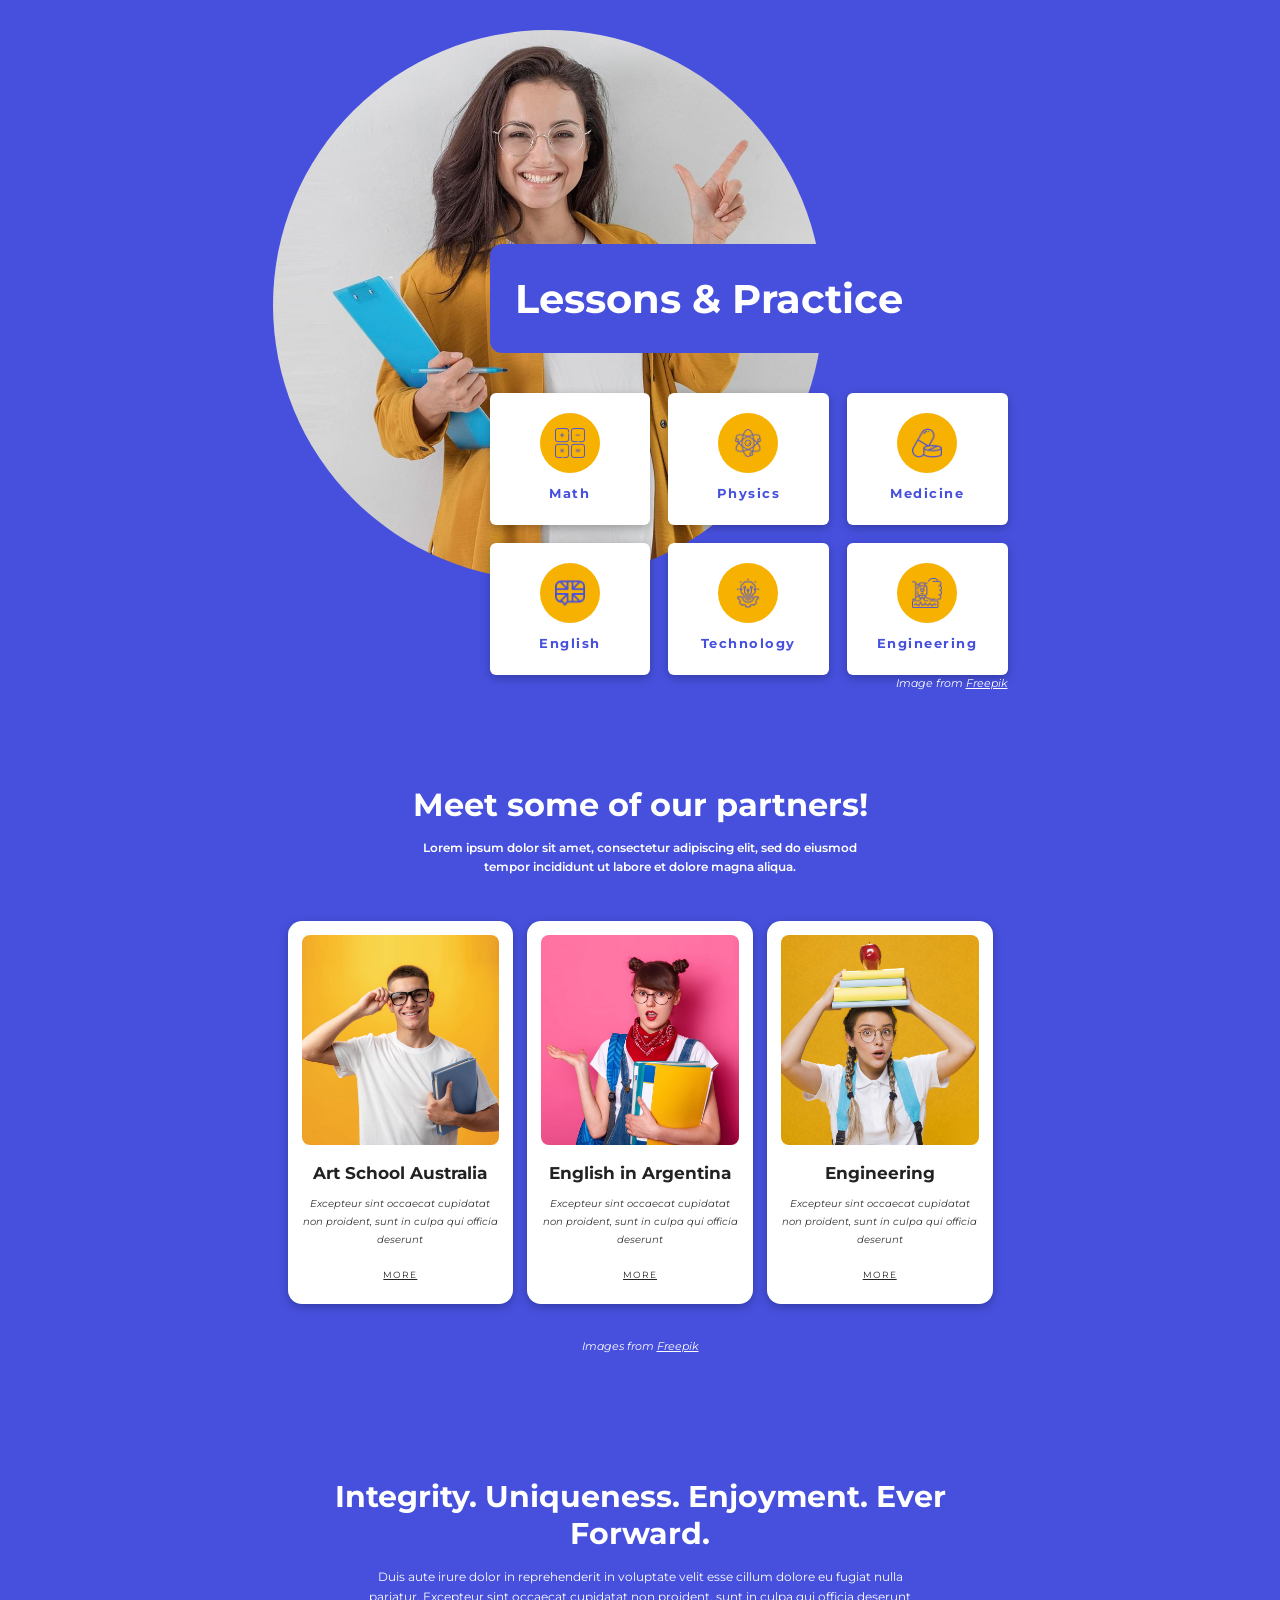
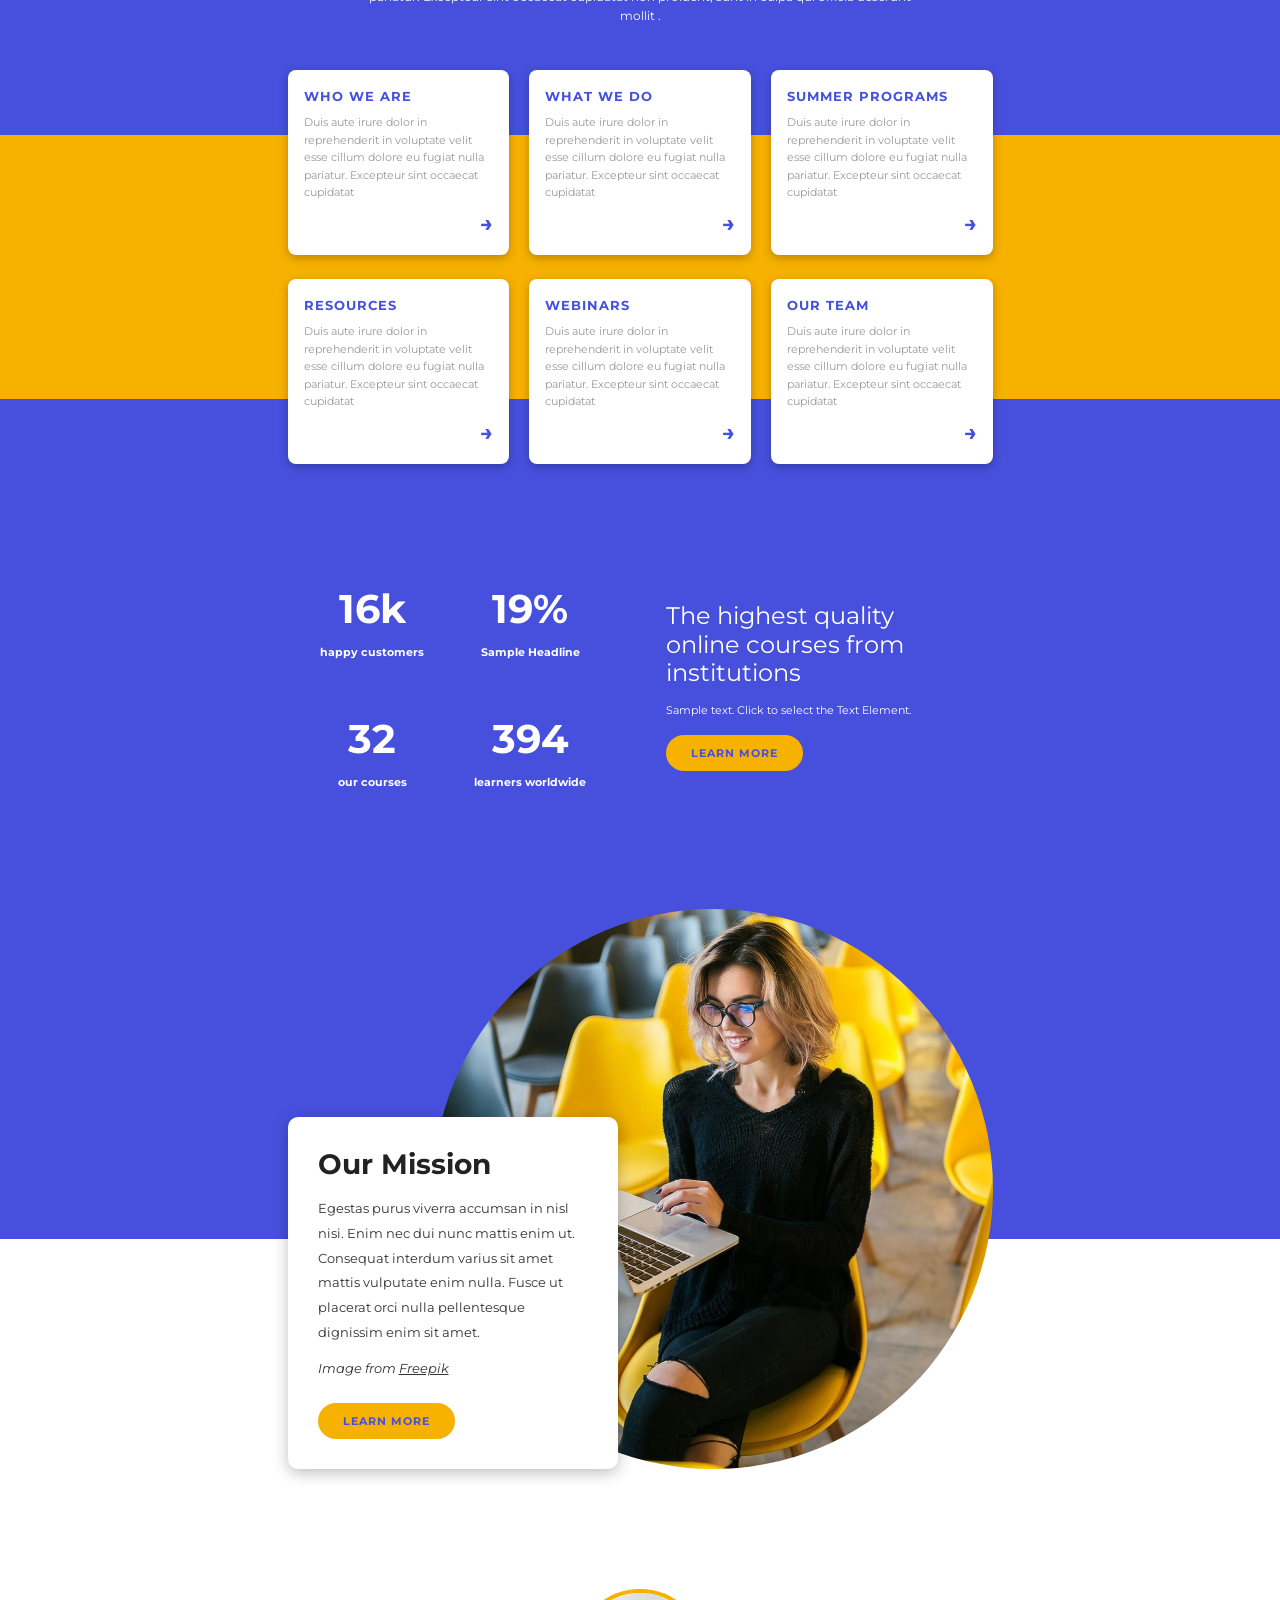
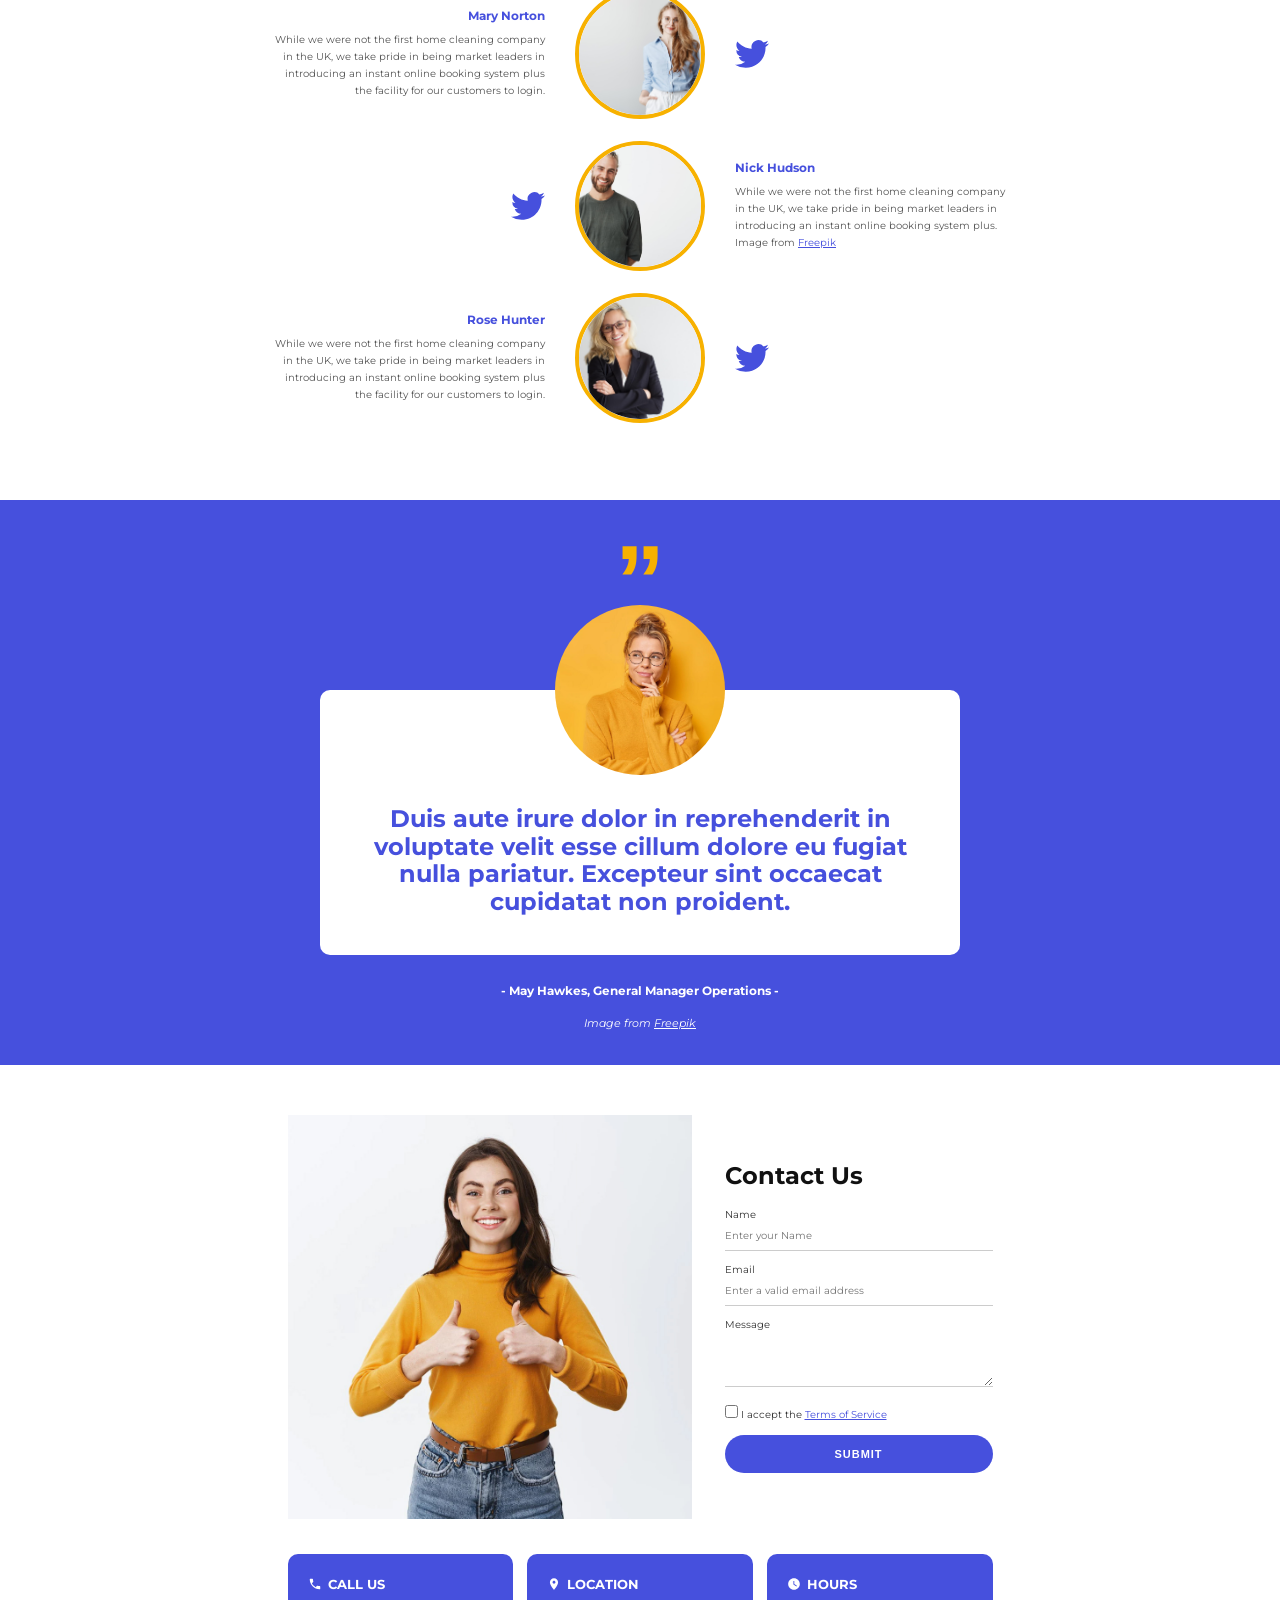
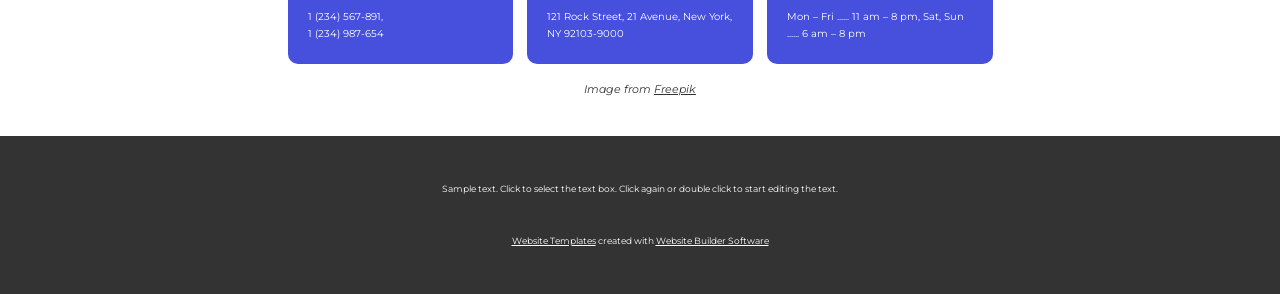
<file: index.html>
<!DOCTYPE html>
<html lang="en">
<head>
  <meta charset="UTF-8">
  <meta name="viewport" content="width=device-width, initial-scale=1">
  <title>Lessons &amp; Practice</title>
  <link href="https://fonts.googleapis.com/css2?family=Montserrat:wght@400;600;700&display=swap" rel="stylesheet">
  <link rel="stylesheet" href="style.css">
</head>
<body>

  <!-- 1. Головний блок -->
  <section class="hero">
    <div class="hero-box">
      <img class="hero-photo" src="images/hero.jpg" alt="Teacher with a clipboard">
      <h1>Lessons &amp; Practice</h1>
      <div class="subjects">
          <a href="#" class="subject"><span class="icon"><img src="images/math.png" alt=""></span>Math</a>
          <a href="#" class="subject"><span class="icon"><img src="images/physics.png" alt=""></span>Physics</a>
          <a href="#" class="subject"><span class="icon"><img src="images/medicine.png" alt=""></span>Medicine</a>
          <a href="#" class="subject"><span class="icon"><img src="images/english.png" alt=""></span>English</a>
          <a href="#" class="subject"><span class="icon"><img src="images/technology.png" alt=""></span>Technology</a>
          <a href="#" class="subject"><span class="icon"><img src="images/engineering.png" alt=""></span>Engineering</a>
      </div>
      <p class="credit">Image from <a href="#">Freepik</a></p>
    </div>
  </section>

  <!-- 2. Партнери -->
  <section class="partners">
    <div class="container">
      <h2>Meet some of our partners!</h2>
      <p class="intro">Lorem ipsum dolor sit amet, consectetur adipiscing elit, sed do eiusmod tempor incididunt ut labore et dolore magna aliqua.</p>
      <div class="cards">
        <div class="card">
          <img src="images/partner1.jpg" alt="Art School Australia">
          <h3>Art School Australia</h3>
          <p>Excepteur sint occaecat cupidatat non proident, sunt in culpa qui officia deserunt</p>
          <a href="#">MORE</a>
        </div>
        <div class="card">
          <img src="images/partner2.jpg" alt="English in Argentina">
          <h3>English in Argentina</h3>
          <p>Excepteur sint occaecat cupidatat non proident, sunt in culpa qui officia deserunt</p>
          <a href="#">MORE</a>
        </div>
        <div class="card">
          <img src="images/partner3.jpg" alt="Engineering">
          <h3>Engineering</h3>
          <p>Excepteur sint occaecat cupidatat non proident, sunt in culpa qui officia deserunt</p>
          <a href="#">MORE</a>
        </div>
      </div>
      <p class="credit">Images from <a href="#">Freepik</a></p>
    </div>
  </section>

  <!-- 3. Цінності -->
  <section class="values">
    <div class="container">
      <h2>Integrity. Uniqueness. Enjoyment. Ever Forward.</h2>
      <p class="intro">Duis aute irure dolor in reprehenderit in voluptate velit esse cillum dolore eu fugiat nulla pariatur. Excepteur sint occaecat cupidatat non proident, sunt in culpa qui officia deserunt mollit .</p>
    </div>

    <!-- жовта смуга на всю ширину екрана, картки лежать зверху -->
    <div class="yellow-line">
      <div class="container">
        <div class="boxes">
          <div class="box"><h4>WHO WE ARE</h4><p>Duis aute irure dolor in reprehenderit in voluptate velit esse cillum dolore eu fugiat nulla pariatur. Excepteur sint occaecat cupidatat</p><span>&rarr;</span></div>
          <div class="box"><h4>WHAT WE DO</h4><p>Duis aute irure dolor in reprehenderit in voluptate velit esse cillum dolore eu fugiat nulla pariatur. Excepteur sint occaecat cupidatat</p><span>&rarr;</span></div>
          <div class="box"><h4>SUMMER PROGRAMS</h4><p>Duis aute irure dolor in reprehenderit in voluptate velit esse cillum dolore eu fugiat nulla pariatur. Excepteur sint occaecat cupidatat</p><span>&rarr;</span></div>
          <div class="box"><h4>RESOURCES</h4><p>Duis aute irure dolor in reprehenderit in voluptate velit esse cillum dolore eu fugiat nulla pariatur. Excepteur sint occaecat cupidatat</p><span>&rarr;</span></div>
          <div class="box"><h4>WEBINARS</h4><p>Duis aute irure dolor in reprehenderit in voluptate velit esse cillum dolore eu fugiat nulla pariatur. Excepteur sint occaecat cupidatat</p><span>&rarr;</span></div>
          <div class="box"><h4>OUR TEAM</h4><p>Duis aute irure dolor in reprehenderit in voluptate velit esse cillum dolore eu fugiat nulla pariatur. Excepteur sint occaecat cupidatat</p><span>&rarr;</span></div>
        </div>
      </div>
    </div>
  </section>

  <!-- 4. Цифри -->
  <section class="numbers">
    <div class="numbers-box">
      <div class="nums">
        <div><b>16k</b><p>happy customers</p></div>
        <div><b>19%</b><p>Sample Headline</p></div>
        <div><b>32</b><p>our courses</p></div>
        <div><b>394</b><p>learners worldwide</p></div>
      </div>
      <div class="nums-text">
        <h3>The highest quality online courses from institutions</h3>
        <p>Sample text. Click to select the Text Element.</p>
        <a href="#" class="btn">LEARN MORE</a>
      </div>
    </div>
  </section>

  <!-- 5. Наша місія -->
  <section class="mission">
    <div class="container mission-box">
      <div class="mission-card">
        <h2>Our Mission</h2>
        <p>Egestas purus viverra accumsan in nisl nisi. Enim nec dui nunc mattis enim ut. Consequat interdum varius sit amet mattis vulputate enim nulla. Fusce ut placerat orci nulla pellentesque dignissim enim sit amet.</p>
        <p class="credit">Image from <a href="#">Freepik</a></p>
        <a href="#" class="btn">LEARN MORE</a>
      </div>
      <img class="mission-photo" src="images/mission.jpg" alt="Girl with a laptop">
    </div>
  </section>

  <!-- 6. Відгуки -->
  <section class="reviews">
    <div class="review">
      <div class="text"><h4>Mary Norton</h4><p>While we were not the first home cleaning company in the UK, we take pride in being market leaders in introducing an instant online booking system plus the facility for our customers to login.</p></div>
      <img class="face" src="images/mary.jpg" alt="Mary Norton">
      <img class="bird" src="images/twitter.svg" alt="Twitter">
    </div>
    <div class="review right">
      <img class="bird" src="images/twitter.svg" alt="Twitter">
      <img class="face" src="images/nick.jpg" alt="Nick Hudson">
      <div class="text"><h4>Nick Hudson</h4><p>While we were not the first home cleaning company in the UK, we take pride in being market leaders in introducing an instant online booking system plus. Image from <a href="#">Freepik</a></p></div>
    </div>
    <div class="review">
      <div class="text"><h4>Rose Hunter</h4><p>While we were not the first home cleaning company in the UK, we take pride in being market leaders in introducing an instant online booking system plus the facility for our customers to login.</p></div>
      <img class="face" src="images/rose.jpg" alt="Rose Hunter">
      <img class="bird" src="images/twitter.svg" alt="Twitter">
    </div>
  </section>

  <!-- 7. Цитата -->
  <section class="quote">
    <div class="container">
      <div class="quote-mark">&rdquo;</div>
      <img src="images/quote.jpg" alt="May Hawkes">
      <div class="quote-box">Duis aute irure dolor in reprehenderit in voluptate velit esse cillum dolore eu fugiat nulla pariatur. Excepteur sint occaecat cupidatat non proident.</div>
      <p class="author">- May Hawkes, General Manager Operations -</p>
      <p class="credit">Image from <a href="#">Freepik</a></p>
    </div>
  </section>

  <!-- 8. Контакти -->
  <section class="contact">
    <div class="container">
      <div class="contact-top">
        <img src="images/contact.jpg" alt="Smiling girl">
        <form action="#" method="post">
          <h2>Contact Us</h2>
          <label>Name</label>
          <input type="text" placeholder="Enter your Name">
          <label>Email</label>
          <input type="email" placeholder="Enter a valid email address">
          <label>Message</label>
          <textarea rows="3"></textarea>
          <p class="terms"><input type="checkbox"> I accept the <a href="#">Terms of Service</a></p>
          <button type="submit">SUBMIT</button>
        </form>
      </div>
      <div class="info">
        <div class="info-box"><h4><img src="images/phone.svg" alt="">CALL US</h4><p>1 (234) 567-891,<br>1 (234) 987-654</p></div>
        <div class="info-box"><h4><img src="images/pin.svg" alt="">LOCATION</h4><p>121 Rock Street, 21 Avenue, New York, NY 92103-9000</p></div>
        <div class="info-box"><h4><img src="images/clock.svg" alt="">HOURS</h4><p>Mon &ndash; Fri ...... 11 am &ndash; 8 pm, Sat, Sun ...... 6 am &ndash; 8 pm</p></div>
      </div>
      <p class="credit center">Image from <a href="#">Freepik</a></p>
    </div>
  </section>

  <footer>
    <p>Sample text. Click to select the text box. Click again or double click to start editing the text.</p>
    <p class="made"><a href="#">Website Templates</a> created with <a href="#">Website Builder Software</a></p>
  </footer>

</body>
</html>
</file>
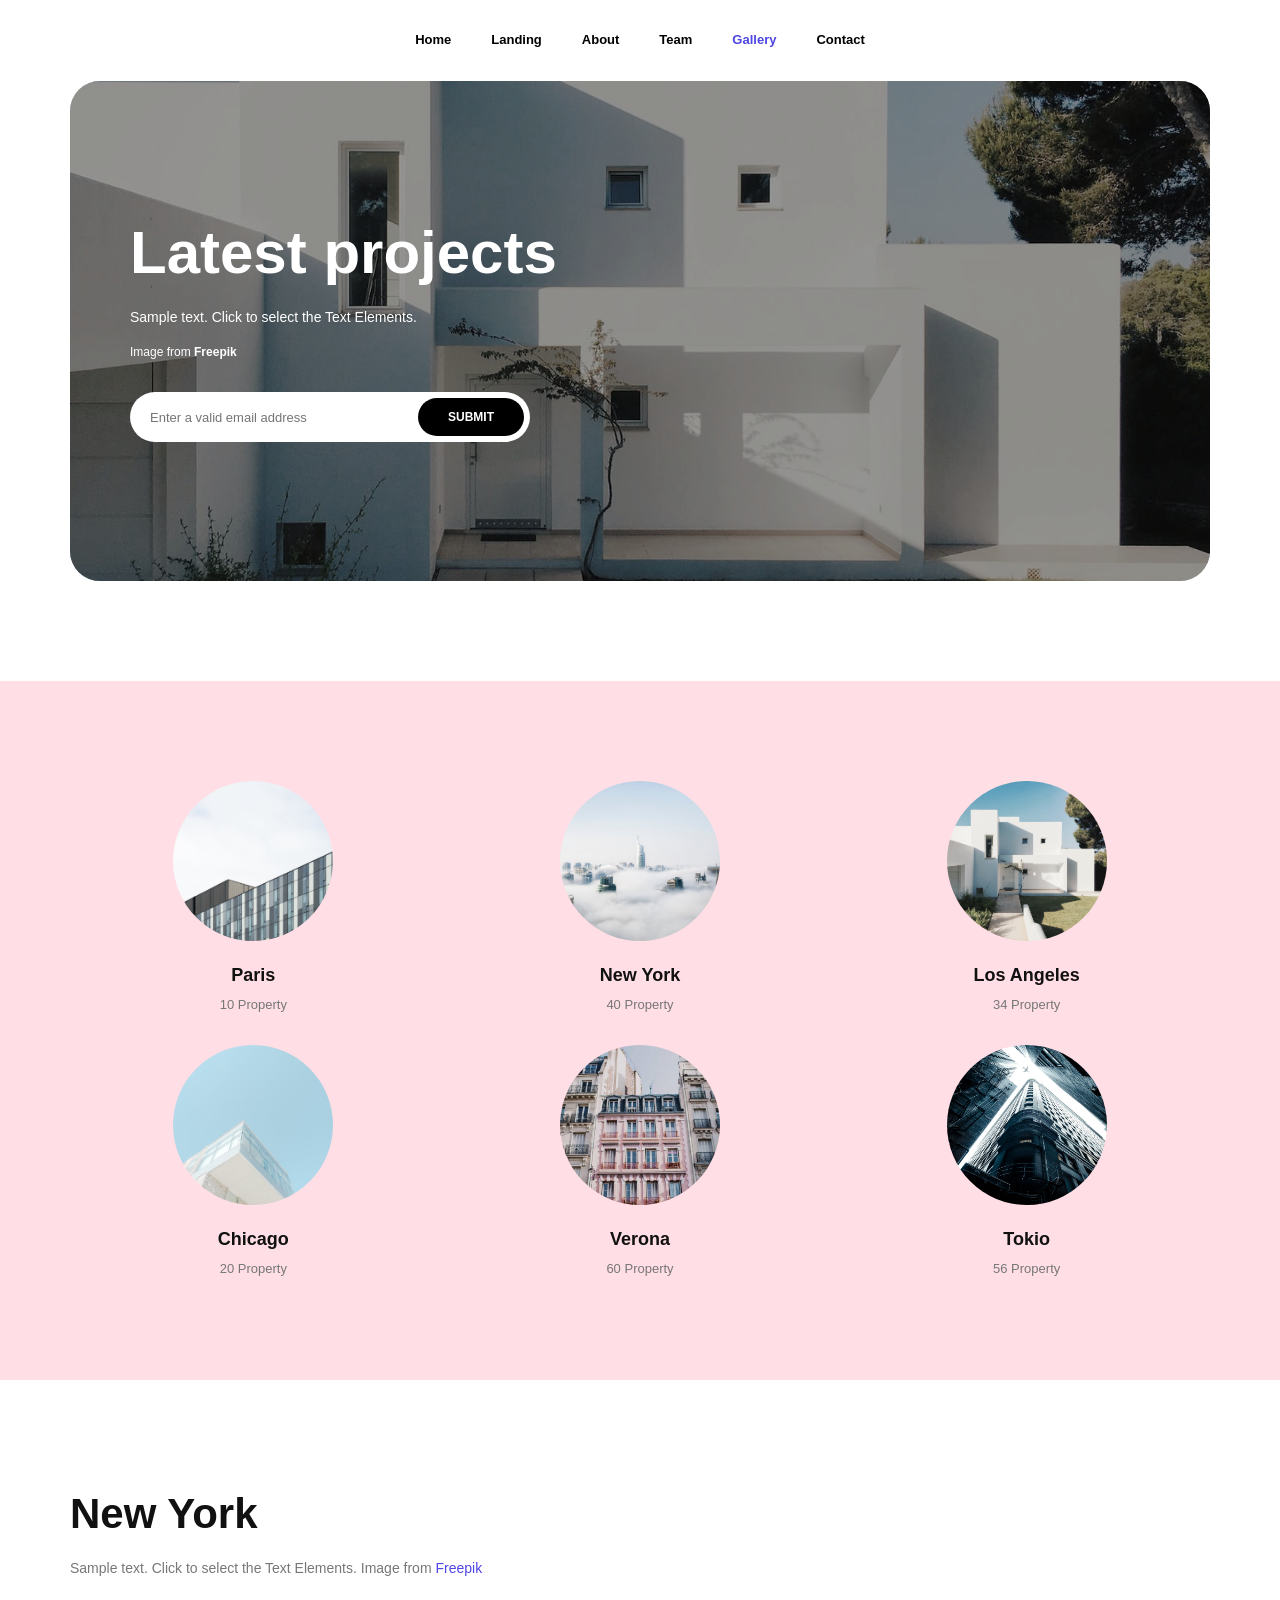
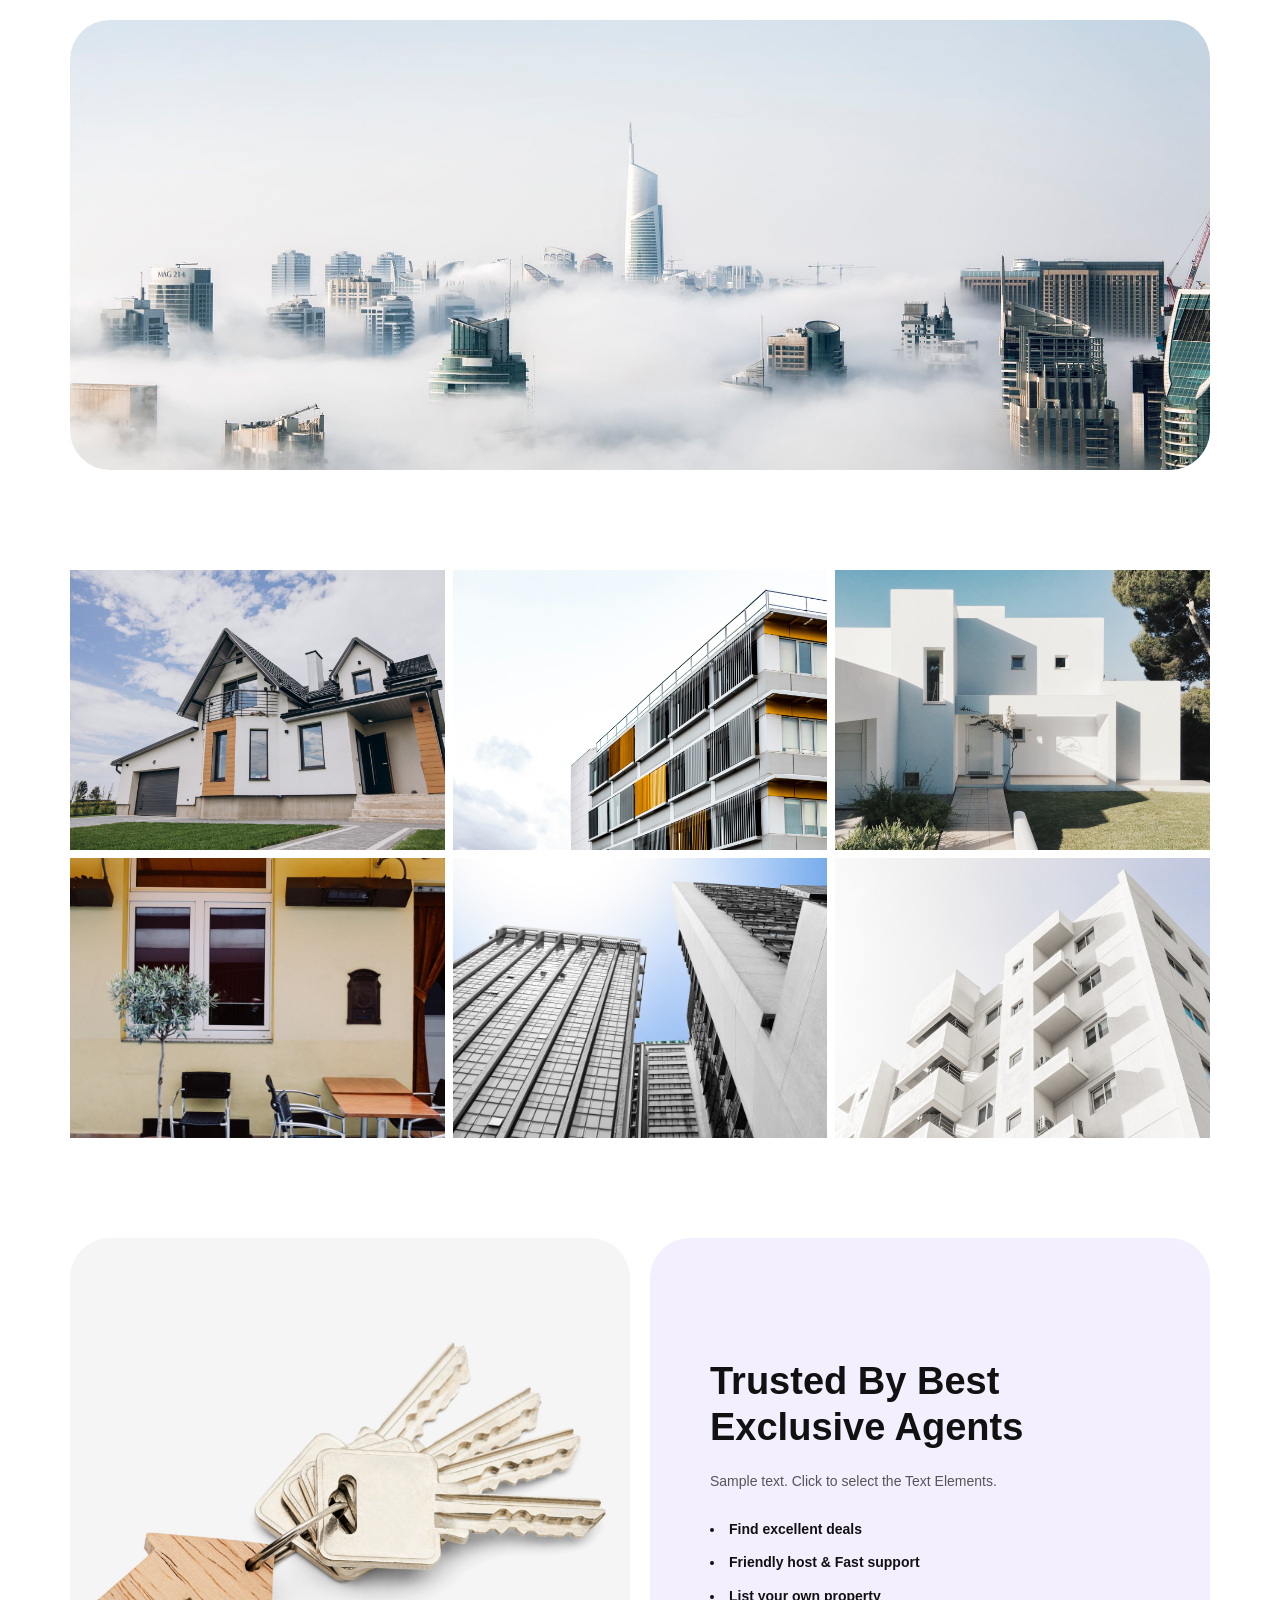
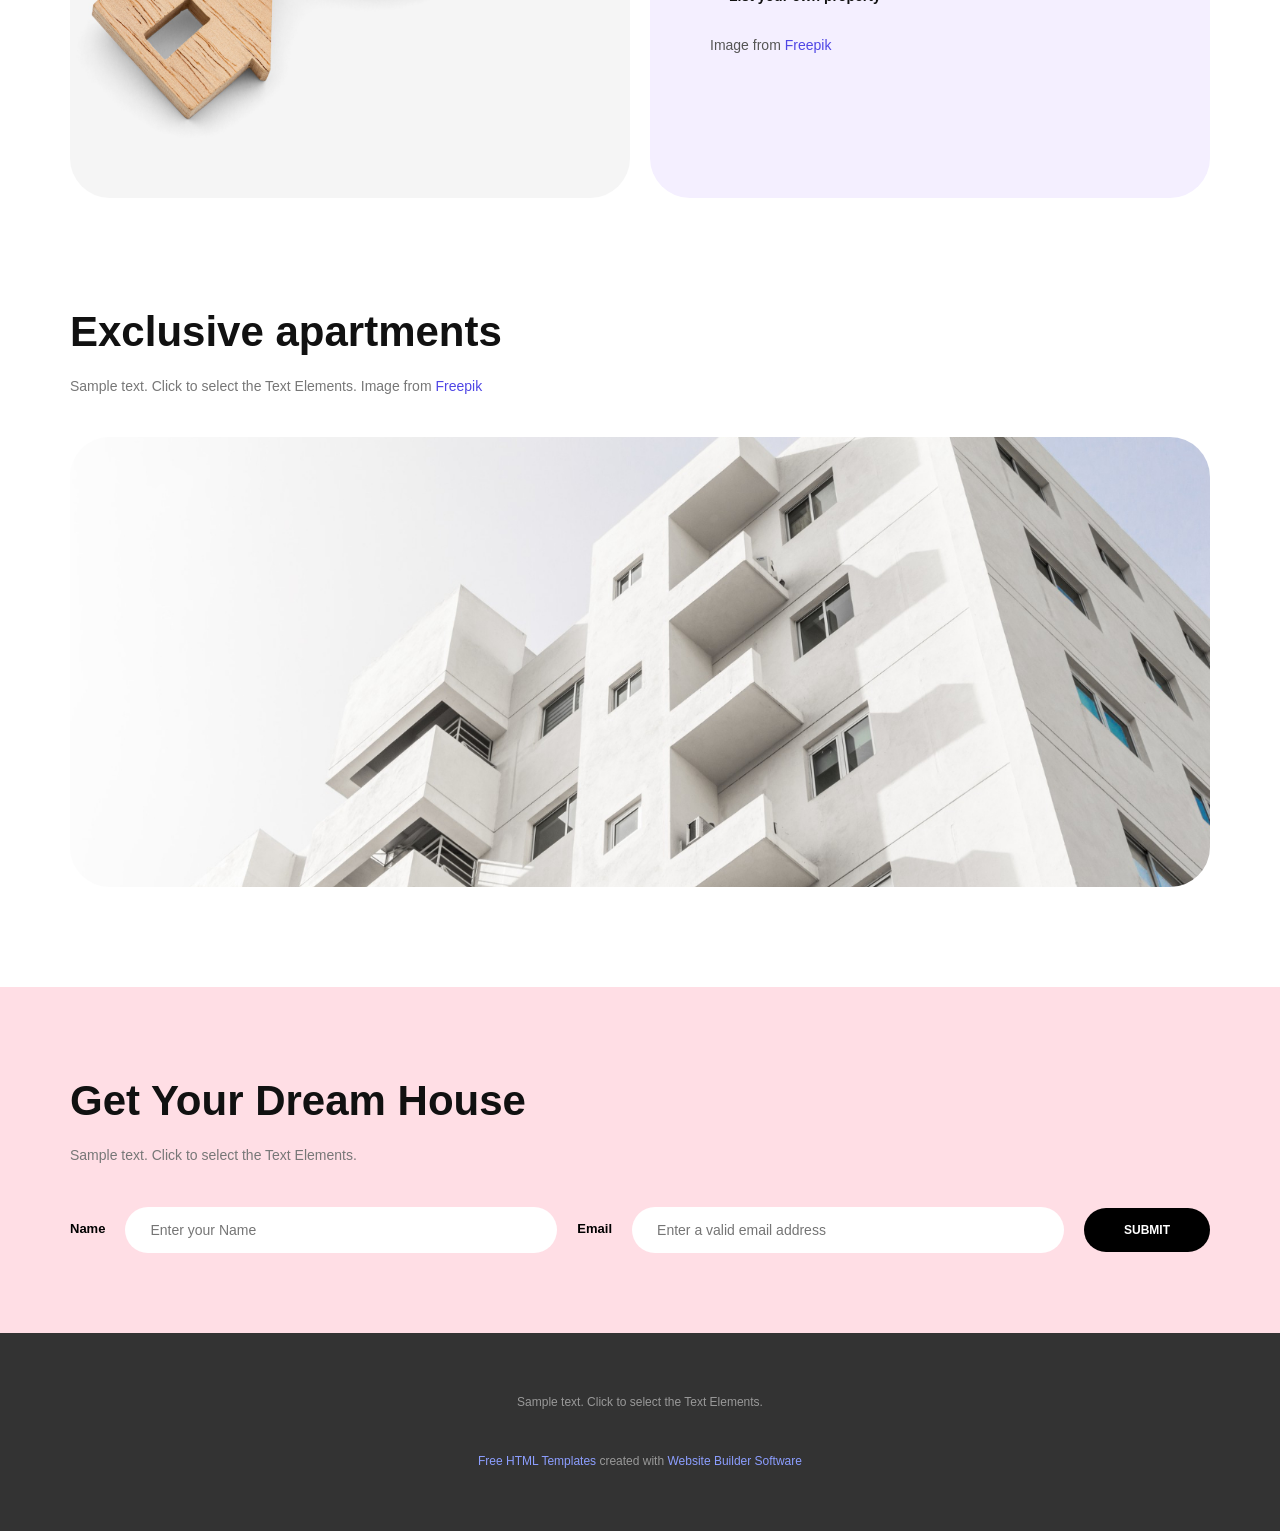
<file: pract_2/index.html>
<!doctype html>
<html lang="en">
<head>
    <meta charset="UTF-8">
    <meta name="viewport" content="width=device-width, initial-scale=1.0">
    <title>Pract 2</title>
    <link href="./style.css" rel="stylesheet">
</head>
<body>
    <div class="heading">
        <div>Home</div>
        <div>Landing</div>
        <div>About</div>
        <div>Team</div>
        <div class="blue">Gallery</div>
        <div>Contact</div>
    </div>

    <div class="text">
        <div class="hero_copy">
            <div class="latest_projects">Latest projects</div>
            <div>Sample text. Click to select the Text Elements.</div>
            <div class="text_freepik">Image from <b>Freepik</b></div>
            <div class="rectangle margin">
                <form class="search">
                    <input type="email" placeholder="Enter a valid email address" aria-label="Email address">
                    <button type="button">SUBMIT</button>
                </form>
            </div>
        </div>
        <img src="./la.jpeg" class="img1" alt="Modern house">
    </div>

    <div class="container">
        <div class="cities">
            <div><img src="./paris.jpeg" alt="Paris"><div class="city_name"><b>Paris</b></div><div class="property">10 Property</div></div>
            <div><img src="./pexels-photo-325185.jpeg" alt="New York"><div class="city_name"><b>New York</b></div><div class="property">40 Property</div></div>
            <div><img src="./la.jpeg" alt="Los Angeles"><div class="city_name"><b>Los Angeles</b></div><div class="property">34 Property</div></div>
            <div><img src="./pexels-photo-1029615.jpeg" alt="Chicago"><div class="city_name"><b>Chicago</b></div><div class="property">20 Property</div></div>
            <div><img src="./pexels-photo-2090651.jpeg" alt="Verona"><div class="city_name"><b>Verona</b></div><div class="property">60 Property</div></div>
            <div><img src="./pexels-photo-1769369.jpeg" alt="Tokyo"><div class="city_name"><b>Tokio</b></div><div class="property">56 Property</div></div>
        </div>
    </div>

    <section class="section">
        <div class="section_title">New York</div>
        <div class="section_text">Sample text. Click to select the Text Elements. Image from <span class="blue">Freepik</span></div>
        <img src="./pexels-photo-325185.jpeg" class="new_york" alt="New York skyline">
    </section>

    <div class="images">
        <div><img src="./house-isolated-field.jpg" class="houses" alt="House in a field"></div>
        <div><img src="./apartment-building-city-with-copy-space.jpg" class="houses" alt="Apartment building"></div>
        <div><img src="./la.jpeg" class="houses" alt="Modern house"></div>
        <div><img src="./pexels-photo-3874015.jpeg" class="houses" alt="Apartment"></div>
        <div><img src="./pexels-photo-3855622.jpeg" class="houses" alt="City buildings"></div>
        <div><img src="./low-angle-shot-facade-white-modern-building-blue-clear-sky.jpg" class="houses" alt="White modern building"></div>
    </div>

    <div class="keychain_image">
        <div><img src="./wooden-keychain-white.jpg" class="keys" alt="House-shaped keychain"></div>
        <div class="trusted_by">
            <div class="trusted_title">Trusted By Best<br>Exclusive Agents</div>
            <div class="trusted_text">Sample text. Click to select the Text Elements.</div>
            <ul>
                <li>Find excellent deals</li>
                <li>Friendly host &amp; Fast support</li>
                <li>List your own property</li>
            </ul>
            <div class="trusted_text">Image from <span class="blue">Freepik</span></div>
        </div>
    </div>

    <section class="section">
        <div class="section_title">Exclusive apartments</div>
        <div class="section_text">Sample text. Click to select the Text Elements. Image from <span class="blue">Freepik</span></div>
        <img src="./low-angle-shot-facade-white-modern-building-blue-clear-sky.jpg" class="new_york" alt="Exclusive apartment building">
    </section>

    <section class="dream container">
        <div class="dream_title">Get Your Dream House</div>
        <div class="dream_text">Sample text. Click to select the Text Elements.</div>
        <form class="dream_form">
            <label for="name">Name</label>
            <input id="name" type="text" placeholder="Enter your Name">
            <label for="email">Email</label>
            <input id="email" type="email" placeholder="Enter a valid email address">
            <button type="button">SUBMIT</button>
        </form>
    </section>

    <div class="footer">
        <div class="footer_text">Sample text. Click to select the Text Elements.</div>
        <div class="footer_links"><a href="#">Free HTML Templates</a> created with <a href="#">Website Builder Software</a></div>
    </div>
</body>
</html>
</file>
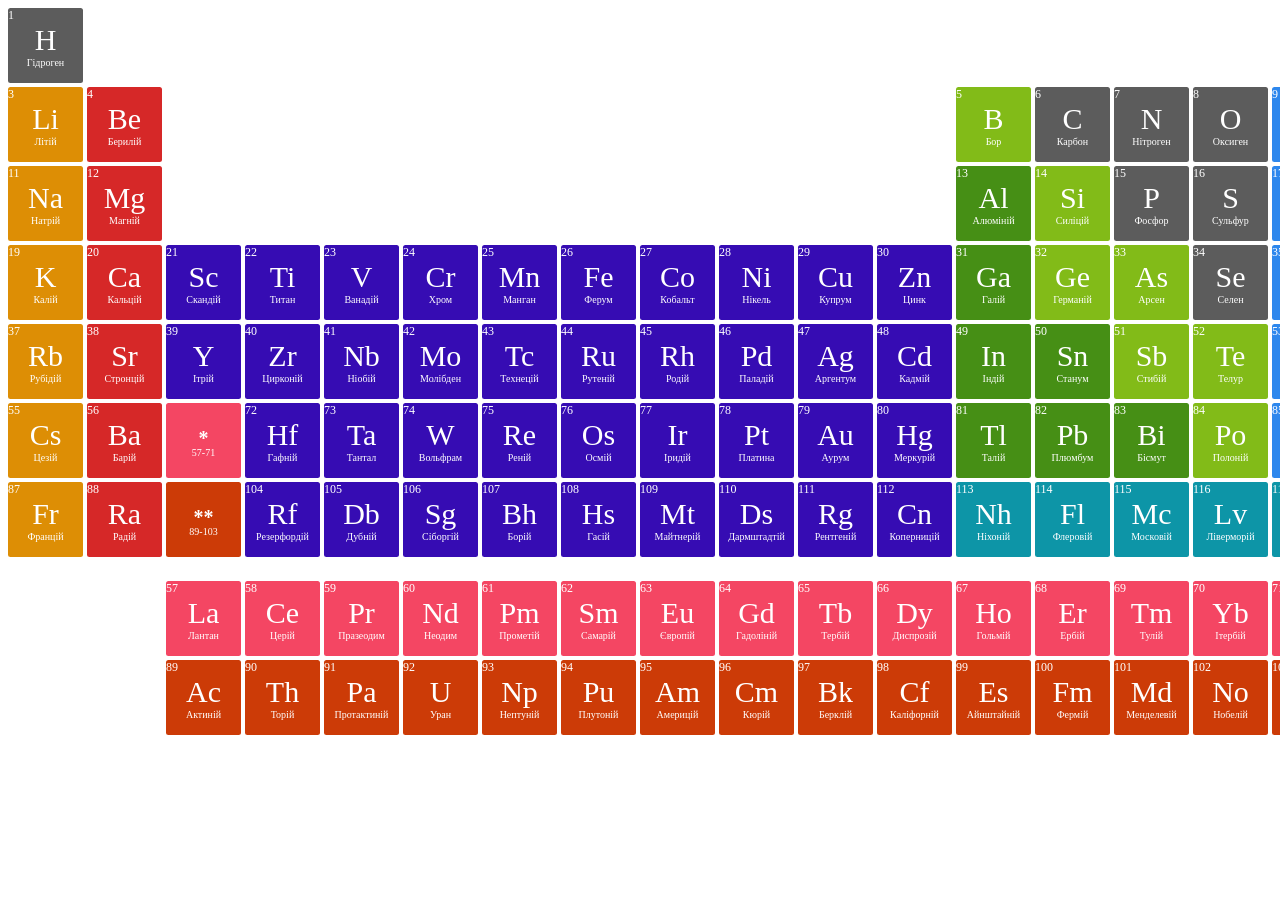
<file: pract_1/task1/index.html>
<html>
    <head>
        <title>Task 1</title>
        <link rel="stylesheet" href="style.css">
    </head>
    <body>
        <div class="main">
            <div class="container gray">
                <div class="number">1</div>
                <div class="symbol">H</div>
                <div class="name">Гідроген</div>
            </div>
        
            <div class="container helium darkblue">
                <div class="number">2</div>
                <div class="symbol">He</div>
                <div class="name">Гелій</div>
            </div>

            <div class="container yellow">
                <div class="number">3</div>
                <div class="symbol">Li</div>
                <div class="name">Літій</div>
            </div>

            <div class="container red">
                <div class="number">4</div>
                <div class="symbol">Be</div>
                <div class="name">Берилій</div>
            </div>

            <div class="container thirteenth lightgreen">
                <div class="number">5</div>
                <div class="symbol">B</div>
                <div class="name">Бор</div>
            </div>

            <div class="container gray">
                <div class="number">6</div>
                <div class="symbol">C</div>
                <div class="name">Карбон</div>
            </div>

            <div class="container gray">
                <div class="number">7</div>
                <div class="symbol">N</div>
                <div class="name">Нітроген</div>
            </div>

            <div class="container gray">
                <div class="number">8</div>
                <div class="symbol">O</div>
                <div class="name">Оксиген</div>
            </div>

            <div class="container lightblue">
                <div class="number">9</div>
                <div class="symbol">F</div>
                <div class="name">Флуор/Фтор</div>
            </div>

            <div class="container darkblue">
                <div class="number">10</div>
                <div class="symbol">Ne</div>
                <div class="name">Неон</div>
            </div>

            <div class="container yellow">
                <div class="number">11</div>
                <div class="symbol">Na</div>
                <div class="name">Натрій</div>
            </div>

            <div class="container red">
                <div class="number">12</div>
                <div class="symbol">Mg</div>
                <div class="name">Магній</div>
            </div>

            <div class="container thirteenth green">
                <div class="number">13</div>
                <div class="symbol">Al</div>
                <div class="name">Алюміній</div>
            </div>

            <div class="container lightgreen">
                <div class="number">14</div>
                <div class="symbol">Si</div>
                <div class="name">Силіцій</div>
            </div>

            <div class="container gray">
                <div class="number">15</div>
                <div class="symbol">P</div>
                <div class="name">Фосфор</div>
            </div>

            <div class="container gray">
                <div class="number">16</div>
                <div class="symbol">S</div>
                <div class="name">Сульфур</div>
            </div>

            <div class="container lightblue">
                <div class="number">17</div>
                <div class="symbol">Cl</div>
                <div class="name">Хлор</div>
            </div>

            <div class="container darkblue">
                <div class="number">18</div>
                <div class="symbol">Ar</div>
                <div class="name">Аргон</div>
            </div>

            <div class="container yellow">
                <div class="number">19</div>
                <div class="symbol">K</div>
                <div class="name">Калій</div>
            </div>

            <div class="container red">
                <div class="number">20</div>
                <div class="symbol">Ca</div>
                <div class="name">Кальцій</div>
            </div>

            <div class="container">
                <div class="number">21</div>
                <div class="symbol">Sc</div>
                <div class="name">Скандій</div>
            </div>

            <div class="container">
                <div class="number">22</div>
                <div class="symbol">Ti</div>
                <div class="name">Титан</div>
            </div>

            <div class="container">
                <div class="number">23</div>
                <div class="symbol">V</div>
                <div class="name">Ванадій</div>
            </div>

            <div class="container">
                <div class="number">24</div>
                <div class="symbol">Cr</div>
                <div class="name">Хром</div>
            </div>

            <div class="container">
                <div class="number">25</div>
                <div class="symbol">Mn</div>
                <div class="name">Манган</div>
            </div>

            <div class="container">
                <div class="number">26</div>
                <div class="symbol">Fe</div>
                <div class="name">Ферум</div>
            </div>

            <div class="container">
                <div class="number">27</div>
                <div class="symbol">Co</div>
                <div class="name">Кобальт</div>
            </div>

            <div class="container">
                <div class="number">28</div>
                <div class="symbol">Ni</div>
                <div class="name">Нікель</div>
            </div>

            <div class="container">
                <div class="number">29</div>
                <div class="symbol">Cu</div>
                <div class="name">Купрум</div>
            </div>

            <div class="container">
                <div class="number">30</div>
                <div class="symbol">Zn</div>
                <div class="name">Цинк</div>
            </div>

            <div class="container thirteenth green">
                <div class="number">31</div>
                <div class="symbol">Ga</div>
                <div class="name">Галій</div>
            </div>

            <div class="container lightgreen">
                <div class="number">32</div>
                <div class="symbol">Ge</div>
                <div class="name">Германій</div>
            </div>

            <div class="container lightgreen">
                <div class="number">33</div>
                <div class="symbol">As</div>
                <div class="name">Арсен</div>
            </div>

            <div class="container gray">
                <div class="number">34</div>
                <div class="symbol">Se</div>
                <div class="name">Селен</div>
            </div>

            <div class="container lightblue">
                <div class="number">35</div>
                <div class="symbol">Br</div>
                <div class="name">Бром</div>
            </div>

            <div class="container darkblue">
                <div class="number">36</div>
                <div class="symbol">Kr</div>
                <div class="name">Криптон</div>
            </div>

            <div class="container yellow">
                <div class="number">37</div>
                <div class="symbol">Rb</div>
                <div class="name">Рубідій</div>
            </div>

            <div class="container red">
                <div class="number">38</div>
                <div class="symbol">Sr</div>
                <div class="name">Стронцій</div>
            </div>

            <div class="container">
                <div class="number">39</div>
                <div class="symbol">Y</div>
                <div class="name">Ітрій</div>
            </div>

            <div class="container">
                <div class="number">40</div>
                <div class="symbol">Zr</div>
                <div class="name">Цирконій</div>
            </div>

            <div class="container">
                <div class="number">41</div>
                <div class="symbol">Nb</div>
                <div class="name">Ніобій</div>
            </div>

            <div class="container">
                <div class="number">42</div>
                <div class="symbol">Mo</div>
                <div class="name">Молібден</div>
            </div>

            <div class="container">
                <div class="number">43</div>
                <div class="symbol">Tc</div>
                <div class="name">Технецій</div>
            </div>

            <div class="container">
                <div class="number">44</div>
                <div class="symbol">Ru</div>
                <div class="name">Рутеній</div>
            </div>

            <div class="container">
                <div class="number">45</div>
                <div class="symbol">Rh</div>
                <div class="name">Родій</div>
            </div>

            <div class="container">
                <div class="number">46</div>
                <div class="symbol">Pd</div>
                <div class="name">Паладій</div>
            </div>

            <div class="container">
                <div class="number">47</div>
                <div class="symbol">Ag</div>
                <div class="name">Аргентум</div>
            </div>

            <div class="container">
                <div class="number">48</div>
                <div class="symbol">Cd</div>
                <div class="name">Кадмій</div>
            </div>

            <div class="container thirteenth green">
                <div class="number">49</div>
                <div class="symbol">In</div>
                <div class="name">Індій</div>
            </div>

            <div class="container green">
                <div class="number">50</div>
                <div class="symbol">Sn</div>
                <div class="name">Станум</div>
            </div>

            <div class="container lightgreen">
                <div class="number">51</div>
                <div class="symbol">Sb</div>
                <div class="name">Стибій</div>
            </div>

            <div class="container lightgreen">
                <div class="number">52</div>
                <div class="symbol">Te</div>
                <div class="name">Телур</div>
            </div>

            <div class="container lightblue">
                <div class="number">53</div>
                <div class="symbol">I</div>
                <div class="name">Йод</div>
            </div>

            <div class="container darkblue">
                <div class="number">54</div>
                <div class="symbol">Xe</div>
                <div class="name">Ксенон</div>
            </div>

            <div class="container yellow">
                <div class="number">55</div>
                <div class="symbol">Cs</div>
                <div class="name">Цезій</div>
            </div>

            <div class="container red">
                <div class="number">56</div>
                <div class="symbol">Ba</div>
                <div class="name">Барій</div>
            </div>

            <div class="container star1">
                <div class="star">*</div>
                <div class="numbers">57-71</div>
            </div>

            <div class="container">
                <div class="number">72</div>
                <div class="symbol">Hf</div>
                <div class="name">Гафній</div>
            </div>

            <div class="container">
                <div class="number">73</div>
                <div class="symbol">Ta</div>
                <div class="name">Тантал</div>
            </div>

            <div class="container">
                <div class="number">74</div>
                <div class="symbol">W</div>
                <div class="name">Вольфрам</div>
            </div>

            <div class="container">
                <div class="number">75</div>
                <div class="symbol">Re</div>
                <div class="name">Реній</div>
            </div>

            <div class="container">
                <div class="number">76</div>
                <div class="symbol">Os</div>
                <div class="name">Осмій</div>
            </div>

            <div class="container">
                <div class="number">77</div>
                <div class="symbol">Ir</div>
                <div class="name">Іридій</div>
            </div>

            <div class="container">
                <div class="number">78</div>
                <div class="symbol">Pt</div>
                <div class="name">Платина</div>
            </div>

            <div class="container">
                <div class="number">79</div>
                <div class="symbol">Au</div>
                <div class="name">Аурум</div>
            </div>

            <div class="container">
                <div class="number">80</div>
                <div class="symbol">Hg</div>
                <div class="name">Меркурій</div>
            </div>

            <div class="container thirteenth green">
                <div class="number">81</div>
                <div class="symbol">Tl</div>
                <div class="name">Талій</div>
            </div>

            <div class="container green">
                <div class="number">82</div>
                <div class="symbol">Pb</div>
                <div class="name">Плюмбум</div>
            </div>

            <div class="container green">
                <div class="number">83</div>
                <div class="symbol">Bi</div>
                <div class="name">Бісмут</div>
            </div>

            <div class="container lightgreen">
                <div class="number">84</div>
                <div class="symbol">Po</div>
                <div class="name">Полоній</div>
            </div>

            <div class="container lightblue">
                <div class="number">85</div>
                <div class="symbol">At</div>
                <div class="name">Астат</div>
            </div>

            <div class="container darkblue">
                <div class="number">86</div>
                <div class="symbol">Rn</div>
                <div class="name">Радон</div>
            </div>

            <div class="container yellow">
                <div class="number">87</div>
                <div class="symbol">Fr</div>
                <div class="name">Францій</div>
            </div>

            <div class="container red">
                <div class="number">88</div>
                <div class="symbol">Ra</div>
                <div class="name">Радій</div>
            </div>

            <div class="container star2">
                <div class="star">**</div>
                <div class="numbers">89-103</div>
            </div>

            <div class="container">
                <div class="number">104</div>
                <div class="symbol">Rf</div>
                <div class="name">Резерфордій</div>
            </div>

            <div class="container">
                <div class="number">105</div>
                <div class="symbol">Db</div>
                <div class="name">Дубній</div>
            </div>

            <div class="container">
                <div class="number">106</div>
                <div class="symbol">Sg</div>
                <div class="name">Сіборгій</div>
            </div>

            <div class="container">
                <div class="number">107</div>
                <div class="symbol">Bh</div>
                <div class="name">Борій</div>
            </div>

            <div class="container">
                <div class="number">108</div>
                <div class="symbol">Hs</div>
                <div class="name">Гасій</div>
            </div>

            <div class="container">
                <div class="number">109</div>
                <div class="symbol">Mt</div>
                <div class="name">Майтнерій</div>
            </div>

            <div class="container">
                <div class="number">110</div>
                <div class="symbol">Ds</div>
                <div class="name">Дармштадтій</div>
            </div>

            <div class="container">
                <div class="number">111</div>
                <div class="symbol">Rg</div>
                <div class="name">Рентгеній</div>
            </div>

            <div class="container">
                <div class="number">112</div>
                <div class="symbol">Cn</div>
                <div class="name">Коперницій</div>
            </div>

            <div class="container thirteenth cyan">
                <div class="number">113</div>
                <div class="symbol">Nh</div>
                <div class="name">Ніхоній</div>
            </div>

            <div class="container cyan">
                <div class="number">114</div>
                <div class="symbol">Fl</div>
                <div class="name">Флеровій</div>
            </div>

            <div class="container cyan">
                <div class="number">115</div>
                <div class="symbol">Mc</div>
                <div class="name">Московій</div>
            </div>

            <div class="container cyan">
                <div class="number">116</div>
                <div class="symbol">Lv</div>
                <div class="name">Ліверморій</div>
            </div>

            <div class="container cyan">
                <div class="number">117</div>
                <div class="symbol">Ts</div>
                <div class="name">Теннессин</div>
            </div>

            <div class="container cyan">
                <div class="number">118</div>
                <div class="symbol">Og</div>
                <div class="name">Оганесон</div>
            </div>

        <div class="landa">

            <div class="lantanoyidy star1">
                <div class="number">57</div>
                <div class="symbol">La</div>
                <div class="name">Лантан</div>
            </div>

            <div class="lantanoyidy star1">
                <div class="number">58</div>
                <div class="symbol">Ce</div>
                <div class="name">Церій</div>
            </div>

            <div class="lantanoyidy star1">
                <div class="number">59</div>
                <div class="symbol">Pr</div>
                <div class="name">Празеодим</div>
            </div>

            <div class="lantanoyidy star1">
                <div class="number">60</div>
                <div class="symbol">Nd</div>
                <div class="name">Неодим</div>
            </div>

            <div class="lantanoyidy star1">
                <div class="number">61</div>
                <div class="symbol">Pm</div>
                <div class="name">Прометій</div>
            </div>

            <div class="lantanoyidy star1">
                <div class="number">62</div>
                <div class="symbol">Sm</div>
                <div class="name">Самарій</div>
            </div>

            <div class="lantanoyidy star1">
                <div class="number">63</div>
                <div class="symbol">Eu</div>
                <div class="name">Європій</div>
            </div>

            <div class="lantanoyidy star1">
                <div class="number">64</div>
                <div class="symbol">Gd</div>
                <div class="name">Гадоліній</div>
            </div>

            <div class="lantanoyidy star1">
                <div class="number">65</div>
                <div class="symbol">Tb</div>
                <div class="name">Тербій</div>
            </div>

            <div class="lantanoyidy star1">
                <div class="number">66</div>
                <div class="symbol">Dy</div>
                <div class="name">Диспрозій</div>
            </div>

            <div class="lantanoyidy star1">
                <div class="number">67</div>
                <div class="symbol">Ho</div>
                <div class="name">Гольмій</div>
            </div>

            <div class="lantanoyidy star1">
                <div class="number">68</div>
                <div class="symbol">Er</div>
                <div class="name">Ербій</div>
            </div>

            <div class="lantanoyidy star1">
                <div class="number">69</div>
                <div class="symbol">Tm</div>
                <div class="name">Тулій</div>
            </div>

            <div class="lantanoyidy star1">
                <div class="number">70</div>
                <div class="symbol">Yb</div>
                <div class="name">Ітербій</div>
            </div>

            <div class="lantanoyidy star1">
                <div class="number">71</div>
                <div class="symbol">Lu</div>
                <div class="name">Лютецій</div>
            </div>
        </div>

        <div class="aanda">

            <div class="actinoidy star2">
        <div class="number">89</div>
        <div class="symbol">Ac</div>
        <div class="name">Актиній</div>
            </div>

            <div class="actinoidy star2">
                <div class="number">90</div>
                <div class="symbol">Th</div>
                <div class="name">Торій</div>
            </div>

            <div class="actinoidy star2">
                <div class="number">91</div>
                <div class="symbol">Pa</div>
                <div class="name">Протактиній</div>
            </div>

            <div class="actinoidy star2">
                <div class="number">92</div>
                <div class="symbol">U</div>
                <div class="name">Уран</div>
            </div>

            <div class="actinoidy star2">
                <div class="number">93</div>
                <div class="symbol">Np</div>
                <div class="name">Нептуній</div>
            </div>

            <div class="actinoidy star2">
                <div class="number">94</div>
                <div class="symbol">Pu</div>
                <div class="name">Плутоній</div>
            </div>

            <div class="actinoidy star2">
                <div class="number">95</div>
                <div class="symbol">Am</div>
                <div class="name">Америцій</div>
            </div>

            <div class="actinoidy star2">
                <div class="number">96</div>
                <div class="symbol">Cm</div>
                <div class="name">Кюрій</div>
            </div>

            <div class="actinoidy star2">
                <div class="number">97</div>
                <div class="symbol">Bk</div>
                <div class="name">Берклій</div>
            </div>

            <div class="actinoidy star2">
                <div class="number">98</div>
                <div class="symbol">Cf</div>
                <div class="name">Каліфорній</div>
            </div>

            <div class="actinoidy star2">
                <div class="number">99</div>
                <div class="symbol">Es</div>
                <div class="name">Айнштайній</div>
            </div>

            <div class="actinoidy star2">
                <div class="number">100</div>
                <div class="symbol">Fm</div>
                <div class="name">Фермій</div>
            </div>

            <div class="actinoidy star2">
                <div class="number">101</div>
                <div class="symbol">Md</div>
                <div class="name">Менделевій</div>
            </div>

            <div class="actinoidy star2">
                <div class="number">102</div>
                <div class="symbol">No</div>
                <div class="name">Нобелій</div>
            </div>

            <div class="actinoidy star2">
                <div class="number">103</div>
                <div class="symbol">Lr</div>
                <div class="name">Лоуренсій</div>
            </div>

        </div>
        </div>

    </body>
</html>
</file>
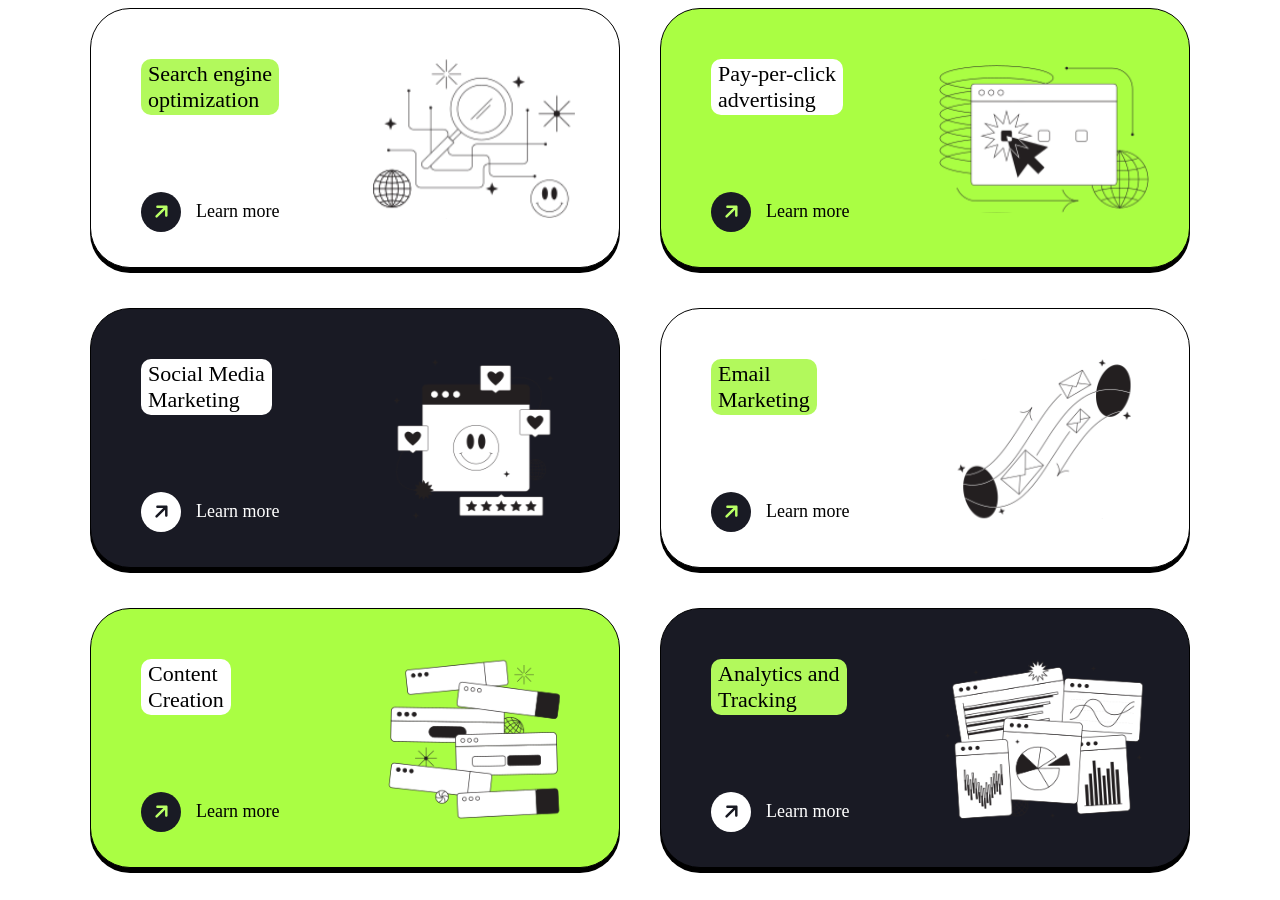
<file: pract_1/task2/index.html>
<!DOCTYPE html>
<html>
    <head>
        <title>Task 2</title>
        <link href="./style.css" rel="stylesheet">
    </head>

    <body>
        <div class="container">

            <div class="card background2">
                <div class="text1">
                    Search engine<br>
                    optimization
                </div>

                <img src="img_1.svg">

                <div class="learn_more">
                    Learn more
                </div>

                <div class="arrow image_arrow">
                    <img src="down-arrow green.svg">
                </div>
            </div>


            <div class="card background3">
                <div class="text2">
                    Pay-per-click<br>
                    advertising
                </div>

                <img src="img_3.svg">

                <div class="learn_more">
                    Learn more
                </div>

                <div class="arrow image_arrow">
                    <img src="down-arrow green.svg">
                </div>
            </div>


            <div class="card background1">
                <div class="text2">
                    Social Media<br>
                    Marketing
                </div>

                <img src="img_2.svg">

                <div class="learn_more">
                    Learn more
                </div>

                <div class="arrow image_arrow">
                    <img src="down-arrow grey.svg">
                </div>
            </div>


            <div class="card background2">
                <div class="text1">
                    Email<br>
                    Marketing
                </div>

                <img src="img_4.svg">

                <div class="learn_more">
                    Learn more
                </div>

                <div class="arrow image_arrow">
                    <img src="down-arrow green.svg">
                </div>
            </div>


            <div class="card background3">
                <div class="text2">
                    Content<br>
                    Creation
                </div>

                <img src="img_5.svg">

                <div class="learn_more">
                    Learn more
                </div>

                <div class="arrow image_arrow">
                    <img src="down-arrow green.svg">
                </div>
            </div>


            <div class="card background1">
                <div class="text1">
                    Analytics and<br>
                    Tracking
                </div>

                <img src="img_6.svg">

                <div class="learn_more">
                    Learn more
                </div>

                <div class="arrow image_arrow">
                    <img src="down-arrow grey.svg">
                </div>
            </div>

        </div>
    </body>
</html>
</file>
<file: style.css>
* {
  box-sizing: border-box;
  margin: 0;
  padding: 0;
}

body {
  font-family: Montserrat, Arial, sans-serif;
  color: #333;
  background: #fff;
}

.container {
  width: 735px;
  max-width: 100%;
  margin: 0 auto;
  padding: 0 15px;
}

a {
  color: inherit;
}

h1,
h2,
h3,
h4 {
  color: #4650dd;
}

.credit {
  font-size: 11px;
  font-style: italic;
  text-align: center;
  margin-top: 18px;
}

.center {
  text-align: center;
}

.intro {
  text-align: center;
  font-size: 12px;
  line-height: 1.6;
  width: 560px;
  max-width: 100%;
  margin: 0 auto;
}

.btn {
  display: inline-block;
  background: #f7b100;
  color: #4650dd;
  font-size: 11px;
  font-weight: bold;
  letter-spacing: 1px;
  text-decoration: none;
  padding: 11px 25px;
  border-radius: 30px;
}

/* 1. Головний блок */

.hero {
  background: #4650dd;
  padding: 30px 0 50px;
}

.hero-box {
  position: relative;
  width: 735px;
  max-width: 100%;
  height: 660px;
  margin: 0 auto;
}

.hero-photo {
  position: absolute;
  left: 0;
  top: 0;
  width: 550px;
  height: 550px;
  object-fit: cover;
  border-radius: 50%;
}

.hero h1 {
  position: absolute;
  left: 217px;
  top: 214px;
  width: 520px;
  padding: 30px 25px;
  background: #4650dd;
  border-radius: 12px;
  color: #fff;
  font-size: 40px;
}

.subjects {
  position: absolute;
  left: 217px;
  top: 363px;
  width: 518px;
  display: grid;
  grid-template-columns: 1fr 1fr 1fr;
  gap: 18px;
}

.subject {
  height: 132px;
  background: #fff;
  color: #4650dd;
  font-size: 13px;
  font-weight: bold;
  letter-spacing: 1.5px;
  text-align: center;
  text-decoration: none;
  padding: 20px 5px;
  border-radius: 6px;
  box-shadow: 0 3px 10px rgba(0, 0, 0, 0.25);
}

.icon {
  display: block;
  width: 60px;
  height: 60px;
  margin: 0 auto 12px;
  background: #f7b100;
  border-radius: 50%;
  padding: 15px;
}

.icon img {
  width: 30px;
  height: 30px;
  display: block;
}

.hero .credit {
  position: absolute;
  right: 0;
  bottom: 0;
  color: #fff;
  margin: 0;
}

/* 2. Партнери */

.partners {
  background: #4650dd;
  padding: 45px 0 55px;
}

.partners h2 {
  color: #fff;
  font-size: 32px;
  text-align: center;
  margin-bottom: 14px;
}

.partners .intro {
  color: #fff;
  font-size: 12px;
  font-weight: 600;
  width: 440px;
}

.cards {
  display: flex;
  gap: 14px;
  margin-top: 45px;
}

.card {
  flex: 1;
  padding: 14px 14px 22px;
  text-align: center;
  background: #fff;
  border-radius: 14px;
  box-shadow: 0 3px 10px rgba(0, 0, 0, 0.25);
}

.card img {
  width: 100%;
  height: 210px;
  object-fit: cover;
  border-radius: 8px;
}

.card h3 {
  color: #222;
  font-size: 17px;
  margin: 14px 0 12px;
}

.card p {
  font-size: 10px;
  font-style: italic;
  line-height: 1.8;
  margin-bottom: 14px;
}

.card a {
  color: #222;
  font-size: 9px;
  letter-spacing: 1px;
}

.partners .credit {
  color: #fff;
  margin-top: 35px;
}

/* 3. Цінності */

.values {
  background: #4650dd;
  padding: 70px 0 60px;
}

.values h2 {
  color: #fff;
  font-size: 30px;
  text-align: center;
  margin-bottom: 15px;
}

.values .intro {
  color: #fff;
}

.yellow-line {
  margin-top: 45px;
  /* зверху і знизу синій, посередині жовтий */
  background: linear-gradient(#4650dd 16.5%, #f7b100 16.5%, #f7b100 83.5%, #4650dd 83.5%);
}

.boxes {
  display: grid;
  grid-template-columns: 1fr 1fr 1fr;
  gap: 24px 20px;
}

.box {
  display: flex;
  flex-direction: column;
  min-height: 185px;
  background: #fff;
  padding: 18px 16px;
  border-radius: 8px;
  box-shadow: 0 3px 10px rgba(0, 0, 0, 0.25);
}

.box h4 {
  font-size: 13px;
  letter-spacing: 1px;
}

.box p {
  font-size: 11px;
  line-height: 1.6;
  color: #999;
  margin-top: 10px;
}

.box span {
  margin-top: auto;
  text-align: right;
  color: #4650dd;
  font-size: 22px;
  font-weight: bold;
}

/* 4. Цифри */

.numbers {
  background: #4650dd;
  padding: 60px 15px 80px;
  color: #fff;
}

.numbers-box {
  display: flex;
  align-items: center;
  justify-content: center;
  gap: 80px;
  width: 640px;
  max-width: 100%;
  margin: 0 auto;
}

.nums {
  display: grid;
  grid-template-columns: 1fr 1fr;
  gap: 55px 50px;
  text-align: center;
}

.nums b {
  font-size: 40px;
}

.nums p {
  font-size: 11px;
  font-weight: bold;
  margin-top: 12px;
  white-space: nowrap;
}

.nums-text h3 {
  color: #fff;
  font-size: 24px;
  font-weight: 400;
  line-height: 1.2;
  margin-bottom: 15px;
}

.nums-text p {
  font-size: 11px;
  margin-bottom: 18px;
}

/* 5. Місія */

.mission {
  background: linear-gradient(#4650dd 56%, #fff 56%);
  padding: 40px 0 60px;
}

.mission-box {
  display: flex;
  align-items: flex-end;
  justify-content: center;
}

.mission-card {
  width: 360px;
  background: #fff;
  padding: 30px;
  border-radius: 10px;
  box-shadow: 0 4px 15px rgba(0, 0, 0, 0.25);
  margin-right: -185px; /* картка заходить на фото */
  position: relative;
  z-index: 2; /* щоб картка була поверх фото */
}

.mission-card h2 {
  color: #222;
  font-size: 28px;
  margin-bottom: 15px;
}

.mission-card p {
  font-size: 13px;
  line-height: 1.9;
}

.mission-card .credit {
  text-align: left;
  margin: 12px 0 22px;
}

.mission-photo {
  width: 560px;
  height: 560px;
  object-fit: cover;
  border-radius: 50%;
  flex-shrink: 0;
}

/* 6. Відгуки */

.reviews {
  background: #fff;
  padding: 60px 15px 55px;
}

.review {
  display: grid;
  grid-template-columns: 1fr 130px 1fr;
  align-items: center;
  gap: 30px;
  width: 735px;
  max-width: 100%;
  margin: 0 auto 22px;
}

.review .face {
  width: 130px;
  height: 130px;
  object-fit: cover;
  border-radius: 50%;
  border: 4px solid #f7b100;
}

.review .text {
  text-align: right;
}

.review.right .text {
  text-align: left;
}

.review h4 {
  font-size: 12px;
  margin-bottom: 8px;
}

.review p {
  font-size: 10px;
  line-height: 1.7;
  color: #555;
}

.review p a {
  color: #4650dd;
}

.review .bird {
  width: 34px;
}

.review.right .bird {
  justify-self: end;
}

/* 7. Цитата */

.quote {
  background: #4650dd;
  padding: 40px 0 35px;
  text-align: center;
}

.quote-mark {
  color: #f7b100;
  font-family: Arial, sans-serif;
  font-size: 100px;
  font-weight: bold;
  line-height: 80px;
  height: 50px;
}

.quote img {
  display: block;
  position: relative;
  z-index: 2;
  width: 170px;
  height: 170px;
  object-fit: cover;
  border-radius: 50%;
  margin: 15px auto -85px; /* мінусовий відступ: фото наполовину заходить у білий блок */
}

.quote-box {
  background: #fff;
  width: 640px;
  max-width: 100%;
  margin: 0 auto 28px;
  padding: 115px 40px 40px;
  border-radius: 10px;
  color: #4650dd;
  font-size: 24px;
  font-weight: bold;
  line-height: 1.15;
}

.author {
  color: #fff;
  font-size: 12px;
  font-weight: bold;
}

.quote .credit {
  color: #fff;
}

/* 8. Контакти */

.contact {
  background: #fff;
  padding: 50px 0 40px;
}

.contact-top {
  display: flex;
  align-items: center;
  gap: 33px;
}

.contact-top img {
  width: 404px;
  height: 404px;
  object-fit: cover;
}

form {
  flex: 1;
}

form h2 {
  color: #111;
  font-size: 24px;
  margin-bottom: 18px;
}

form label {
  display: block;
  font-size: 10px;
  margin-top: 12px;
}

form input[type="text"],
form input[type="email"],
form textarea {
  width: 100%;
  padding: 8px 0;
  font-size: 10px;
  font-family: inherit;
  border: none;
  border-bottom: 1px solid #ccc;
  outline: none;
}

.terms {
  font-size: 10px;
  margin: 14px 0;
}

.terms a {
  color: #4650dd;
}

form button {
  width: 100%;
  padding: 13px;
  border: none;
  border-radius: 30px;
  background: #4650dd;
  color: #fff;
  font-size: 11px;
  font-weight: bold;
  letter-spacing: 1px;
  cursor: pointer;
}

.info {
  display: flex;
  gap: 14px;
  margin-top: 35px;
}

.info-box {
  flex: 1;
  background: #4650dd;
  color: #fff;
  padding: 22px 20px;
  border-radius: 10px;
}

.info-box h4 {
  display: flex;
  align-items: center;
  color: #fff;
  font-size: 13px;
  margin-bottom: 16px;
}

.info-box h4 img {
  width: 14px;
  height: 14px;
  margin-right: 6px;
}

.info-box p {
  font-size: 10px;
  line-height: 1.7;
}

/* Футер */

footer {
  background: #333;
  color: #fff;
  text-align: center;
  padding: 45px 15px;
  font-size: 9px;
  line-height: 1.8;
}

footer .made {
  margin-top: 35px;
}
</file>
<file: pract_2/style.css>
* {
    box-sizing: border-box;
    margin: 0;
    padding: 0;
}

body {
    color: #171717;
    font-family: Arial, Helvetica, sans-serif;
    font-size: 14px;
    line-height: 1.6;
    background-color: #ffffff;
}

img {
    background-color: #d1d9dc;
    display: block;
    color: transparent;
    position: relative;
}
img::after {
    content: '';
    position: absolute;
    top: 0; left: 0; right: 0; bottom: 0;
    background-color: #d1d9dc;
}

.heading {
    display: flex;
    align-items: center;
    justify-content: center;
    gap: 40px;
    padding: 30px 20px;
    font-size: 13px;
    font-weight: 600;
    color: #000;
}

.heading div {
    cursor: pointer;
    transition: color 0.3s ease;
}

.heading div:hover, .blue {
    color: #4f46e5;
}

.text {
    width: min(1140px, calc(100% - 40px));
    min-height: 500px;
    margin: 0 auto 100px;
    position: relative;
    border-radius: 30px;
    overflow: hidden;
    display: flex;
    align-items: center;
    padding: 80px 60px;
    background-color: #a4b4bb;
}

.img1 {
    position: absolute;
    top: 0;
    left: 0;
    width: 100%;
    height: 100%;
    object-fit: cover;
    z-index: 1;
}

.text::before {
    content: '';
    position: absolute;
    top: 0;
    left: 0;
    width: 100%;
    height: 100%;
    background: rgba(0, 0, 0, 0.4);
    z-index: 2;
}

.hero_copy {
    position: relative;
    z-index: 3;
    color: #ffffff;
    max-width: 500px;
}

.latest_projects {
    font-size: clamp(40px, 5vw, 60px);
    line-height: 1.1;
    font-weight: bold;
    margin-bottom: 20px;
}

.text_freepik {
    margin-top: 15px;
    font-size: 12px;
}

.rectangle {
    margin-top: 30px;
    background: #ffffff;
    border-radius: 40px;
    padding: 6px 6px 6px 20px;
    max-width: 400px;
}

.search {
    display: flex;
    align-items: center;
}

.search input {
    flex: 1;
    border: none;
    background: transparent;
    outline: none;
    font-size: 13px;
    color: #333;
}

.search button {
    background: #000000;
    color: #ffffff;
    border: none;
    border-radius: 30px;
    padding: 12px 30px;
    font-size: 12px;
    font-weight: bold;
    cursor: pointer;
    transition: background 0.3s;
}

.search button:hover {
    background: #333333;
}

.container {
    width: min(1140px, calc(100% - 40px));
    margin: 0 auto;
}

.cities {
    position: relative;
    display: grid;
    grid-template-columns: repeat(3, 1fr);
    gap: 30px 20px;
    padding: 100px 0;
    text-align: center;
    margin-bottom: 100px;
}

.cities::before {
    content: '';
    position: absolute;
    top: 0; bottom: 0;
    left: calc(-50vw + 50%);
    width: 100vw;
    background: rgb(255, 222, 229);
    z-index: -1;
}

.cities > div {
    display: flex;
    flex-direction: column;
    align-items: center;
}

.cities img {
    width: 160px;
    height: 160px;
    border-radius: 50%;
    object-fit: cover;
    margin-bottom: 20px;
}

.city_name {
    font-size: 18px;
    font-weight: bold;
    color: #111;
}

.property {
    margin-top: 5px;
    color: #777;
    font-size: 13px;
}

.section {
    width: min(1140px, calc(100% - 40px));
    margin: 0 auto 100px;
}

.section_title {
    font-size: clamp(32px, 4vw, 42px);
    font-weight: bold;
    color: #111;
    margin-bottom: 10px;
}

.section_text {
    color: #777;
    margin-bottom: 40px;
}

.new_york {
    width: 100%;
    height: 450px;
    object-fit: cover;
    border-radius: 40px;
}

.images {
    width: min(1140px, calc(100% - 40px));
    margin: 0 auto 100px;
    display: grid;
    grid-template-columns: repeat(3, 1fr);
    gap: 8px;
}

.houses {
    width: 100%;
    height: 280px;
    object-fit: cover;
}

.keychain_image {
    width: min(1140px, calc(100% - 40px));
    margin: 0 auto 100px;
    display: grid;
    grid-template-columns: 1fr 1fr;
    gap: 20px;
}

.keys {
    width: 100%;
    height: 100%;
    min-height: 400px;
    object-fit: cover;
    border-radius: 40px;
}

.trusted_by {
    background: #f4efff;
    border-radius: 40px;
    padding: 60px;
    display: flex;
    flex-direction: column;
    justify-content: center;
}

.trusted_title {
    font-size: clamp(30px, 4vw, 38px);
    font-weight: bold;
    color: #111;
    line-height: 1.2;
    margin-bottom: 20px;
}

.trusted_text {
    color: #555;
    margin-bottom: 20px;
}

.trusted_by ul {
    list-style-position: inside;
    line-height: 2.4;
    font-weight: bold;
    color: #111;
    margin-bottom: 20px;
}

.dream {
    position: relative;
    padding: 80px 0;
    margin-bottom: 0; 
}

.dream::before {
    content: '';
    position: absolute;
    top: 0; bottom: 0;
    left: calc(-50vw + 50%);
    width: 100vw;
    background: rgb(255, 222, 229);
    z-index: -1;
}

.dream_title {
    font-size: clamp(32px, 4vw, 42px);
    font-weight: bold;
    color: #111;
}

.dream_text {
    margin-top: 10px;
    color: #777;
    margin-bottom: 40px;
}

.dream_form {
    display: grid;
    grid-template-columns: auto 1fr auto 1fr auto;
    align-items: center;
    gap: 20px;
    width: 100%;
}

.dream_form label {
    font-size: 13px;
    font-weight: bold;
    color: #000000; 
}

.dream_form input {
    background: #ffffff;
    border: none;
    border-radius: 30px;
    padding: 15px 25px;
    font-size: 14px;
    outline: none;
}

.dream_form button {
    background: #000000;
    color: #ffffff;
    border: none;
    border-radius: 30px;
    padding: 15px 40px;
    font-size: 12px;
    font-weight: bold;
    cursor: pointer;
}

.footer {
    background: #333333;
    color: #ffffff;
    text-align: center;
    padding: 60px 20px;
    font-size: 12px;
}

.footer_text {
    color: #999;
    margin-bottom: 40px;
}

.footer_links {
    color: #999;
}

.footer_links a {
    color: #8c9eff;
    text-decoration: none;
}

@media screen and (max-width: 900px) {
    .cities, .images {
        grid-template-columns: repeat(2, 1fr);
    }
    
    .keychain_image {
        grid-template-columns: 1fr;
    }
    
    .keys {
        min-height: 300px;
    }
    
    .dream_form {
        grid-template-columns: auto 1fr;
    }
    .dream_form button {
        grid-column: 1 / -1;
        margin-top: 10px;
    }
}

@media screen and (max-width: 600px) {
    .heading {
        flex-wrap: wrap;
        gap: 15px 20px;
    }

    .text {
        padding: 40px 20px;
        min-height: 400px;
    }

    .cities, .images {
        grid-template-columns: 1fr;
    }

    .rectangle {
        padding: 10px;
        border-radius: 40px;
    }
    
    .search {
        flex-direction: column;
    }
    
    .search button {
        width: 100%;
        margin-top: 10px;
    }

    .dream_form {
        grid-template-columns: 1fr;
        gap: 10px;
    }
}
</file>
<file: pract_1/task1/style.css>
.main {
    display: grid;
    grid-template-columns: repeat(18, 75px);
    grid-auto-rows: 75px;
    gap: 4px;
}

.container{
    background-color: rgb(54, 12, 179);
    color: white;
    border-radius: 2.5px;
    justify-content: center;
    align-items: center;
}

.name{
    font-size: 10px;
    text-align: center;
}

.symbol{
    font-size: 30px;
    text-align: center;
}

.number{
    left: 5px;
    font-size: 12px;
    text-align: left;
}

.helium {
    grid-column: 18;
}

.thirteenth {
    grid-column: 13;
}

.star {
    font-size: 20px;
    font-weight: bold;
    text-align: center;
    padding: 0;
    margin-top: 25px;
    align-items: center;
    line-height: 1;
}

.numbers {
    font-size: 10px;
    text-align: center;
    padding: 0;
    line-height: 1;
}

.yellow {
    background-color: rgb(221, 142, 5);
}

.red {
    background-color: rgb(214, 40, 40);
}

.star1 {
background-color: rgb(244, 70, 99);
}

.star2 {
background-color: rgb(204, 59, 7);
}

.green {
    background-color: rgb(70, 143, 21);
}

.lightgreen {
    background-color: rgb(130, 187, 24);
}

.gray {
    background-color: rgb(92, 92, 92);
}

.lightblue {
    background-color: rgb(45, 135, 237);
}

.darkblue {
    background-color: rgb(36, 36, 245);
}

.cyan {
    background: rgb(13, 149, 167);
}

.landa {
    display: grid;
    margin-top: 20px;
    margin-left: 158px;
    grid-template-columns: repeat(15, 75px);
    grid-auto-rows: 75px;
    gap: 4px;
}

.lantanoyidy {
    color: white;
    border-radius: 2.5px;
    display: flex;
    flex-direction: column;
    text-align: center;
    background-color: rgb(244, 70, 99);
}


.aanda {
    display: grid;
    margin-top: 99px;
    margin-left: 79px;
    grid-template-columns: repeat(15, 75px);
    grid-auto-rows: 75px;
    gap: 4px;
}

.actinoidy {
    color: white;
    border-radius: 2.5px;
    display: flex;
    flex-direction: column;
    text-align: center;
    background-color: rgb(204, 59, 7);
}
</file>
<file: pract_1/task2/style.css>
.container {
    display: grid;
    grid-template-columns: repeat(2, 1fr);
    gap: 40px;
    max-width: 1100px;
    margin: 0 auto;
}


.card {
    position: relative;
    height: 260px;
    padding: 50px;
    border-radius: 40px;
    border: 1px solid black;
    box-shadow: 0 5px black;
    box-sizing: border-box;
}


.card img {
    position: absolute;
    right: 40px;
    top: 50px;
    width: 210px;
    height: 160px;
    object-fit: contain;
}


.learn_more {
    position: absolute;
    left: 105px;
    bottom: 45px;
    font-size: 18px;
}


.arrow {
    position: absolute;
    left: 50px;
    bottom: 35px;
    width: 40px;
    height: 40px;
    border-radius: 50%;
    background-color: #191a24;
    color: rgb(170, 254, 67);
    display: flex;
    align-items: center;
    justify-content: center;
    font-size: 20px;
}


.background1 {
    background-color: #191a24;
    color: white;
}


.background2 {
    background-color: white;
}


.background3 {
    background-color: rgb(170, 254, 67);
}


.background1 .arrow {
    background-color: white;
    color: #191a24;
}


.text1 {
    display: inline-block;
    background-color: #b2f95c;
    border-radius: 10px;
    font-size: 22px;
    padding: 2px 7px;
    color: black;
}


.text2 {
    display: inline-block;
    background-color: white;
    border-radius: 10px;
    font-size: 22px;
    padding: 2px 7px;
    color: black;
}

.image_arrow{
    display: flex;
    box-sizing: border-box;
    transform: rotate(-135deg);
}

.image_arrow img {
    position: static;
    width: 40px;
    height: 30px;
    object-fit: contain;
}
</file>
